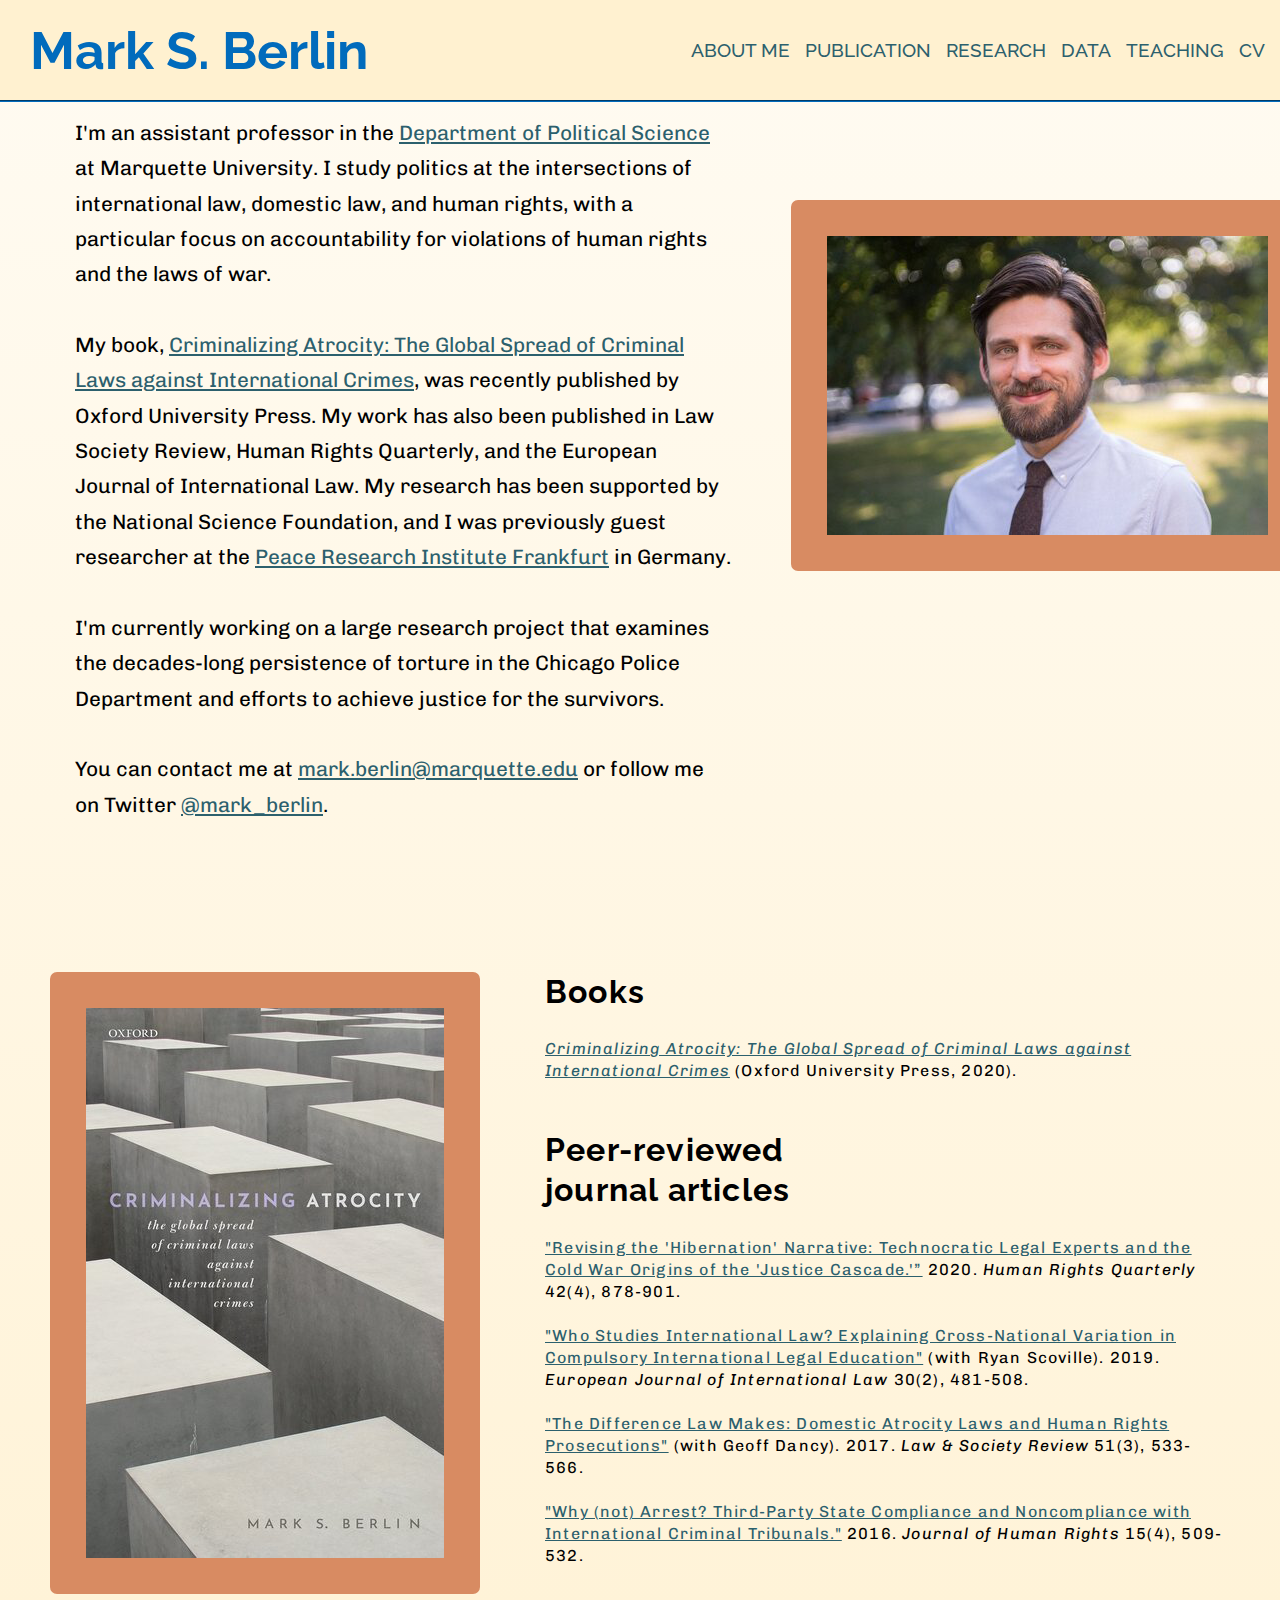
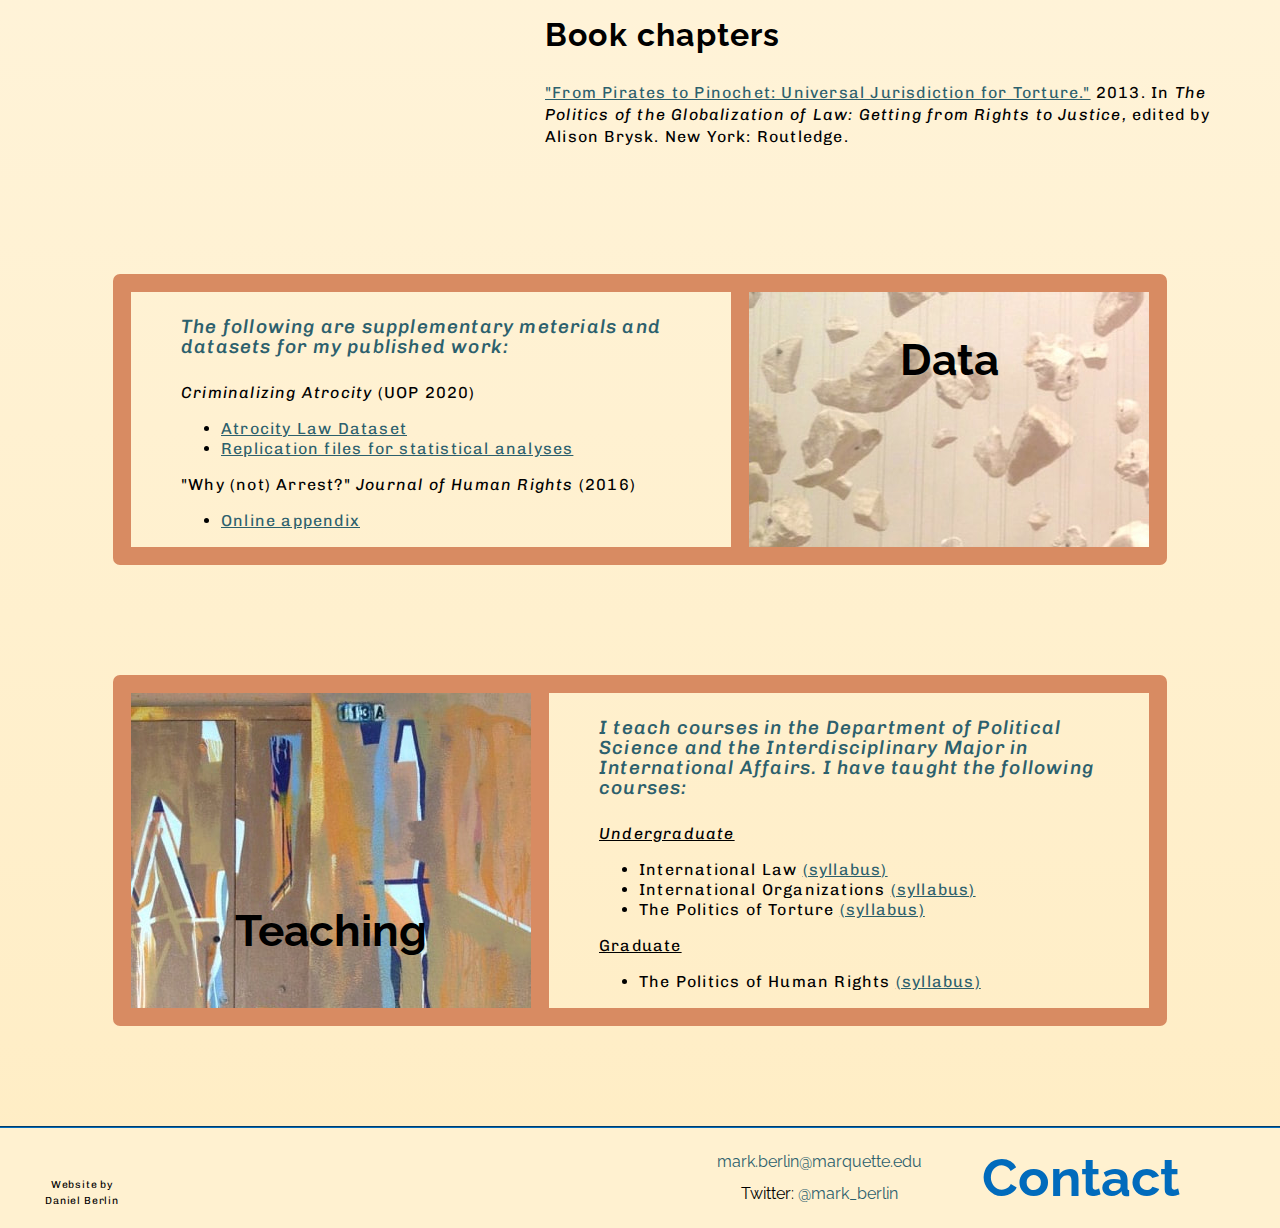
<file: index.html>
<!DOCTYPE html>
<html lang="en">
    <head>
        <meta charset="UTF-8">
        <meta name="viewport" content="width=device-width, initial-scale=1.0">
        <meta http-equiv="X-UA-Compatible" content="ie=edge">
        <!-- Links to CSS and fonts -->
        <link rel="stylesheet" href="style.css">
        <link rel="preconnect" href="https://fonts.googleapis.com">
        <link rel="preconnect" href="https://fonts.gstatic.com" crossorigin>
        <link href="https://fonts.googleapis.com/css2?family=Chivo:ital,wght@0,300;0,400;0,700;0,900;1,300;1,400;1,700;1,900&family=Raleway:wght@300;400;500;700;800&family=Rubik:wght@300;400;500;700;800&display=swap" rel="stylesheet"><title>Mark S. Berlin</title>
        <script src="main.js"></script> 
    </head>
    <body>

        <div class="header">
            <div>
                <h1 id="name">Mark S. Berlin</h1>
            </div>
            <div class="nav">
                <ul>
                    <li class="nav-link">
                        <h3 id="nav-link-about"><a href="#about">about me</a></h3>
                    </li>
                    <li class="nav-link">
                        <h3 id="nav-link-publications"><a href="#publications">publication</a></h3>
                    </a></li>
                    <li class="nav-link">
                        <h3 id="nav-link-research"><a href="./research.html">research</a></h3>
                    </a></li>
                    <li class="nav-link">
                        <h3 id="nav-link-data"><a href="#data">data</a></h3>
                    </a></li>
                    <li class="nav-link">
                        <h3 id="nav-link-teaching"><a href="#teaching">teaching</a></h3>
                    </a></li>                
                    <li class="nav-link">
                        <h3 id="nav-link-cv"><a href="https://www.marksberlin.com/uploads/5/2/2/4/52249639/berlin_cv.pdf" target="new">CV</a></h3>
                    </a></li>   
                </ul>
            </div>
        </div>

        <div class="about-container" id="about">
            <div class="about-text-container">
                <p id="about-text">
                I'm an assistant professor in the <a href="http://www.marquette.edu/polisci/index.shtml" target="new">Department of Political Science</a> at Marquette University. I study politics at the intersections of international law, domestic law, and human rights, with a particular focus on accountability for violations of human rights and the laws of war.
                <br><br>
                My book, <a href="https://global.oup.com/academic/product/criminalizing-atrocity-9780198850441" target="new">Criminalizing Atrocity: The Global Spread of Criminal Laws against International Crimes</a>, was recently published by Oxford University Press. My work has also been published in Law Society Review, Human Rights Quarterly, and the European Journal of International Law. My research has been supported by the National Science Foundation, and I was previously guest researcher at the <a href="http://www.hsfk.de/index.php?&L=1" target="new">Peace Research Institute Frankfurt</a> in Germany.
                <br><br>
                I'm currently working on a large research project that examines the decades-long persistence of torture in the Chicago Police Department and efforts to achieve justice for the survivors. 
                <br>​<br>​
                You can contact me at <a href="mailto: mark.berlin@marquette.edu" target ="new">mark.berlin@marquette.edu</a> or follow me on Twitter <a href="https://twitter.com/mark_berlin" target="new">@mark_berlin</a>.
                </p>
            </div>
            <div class="bio-pic-container">
                <img id="bio-pic" src="Assets/images/berlin-headshot-crop-small.png">
            </div>
        </div>

        <div class="pub-container" id="publications">
            <div class="book-pic-container">
                <img id="book-pic" src="Assets/images/9780198850441_orig.jpeg">
            </div>
            <div class="pub-text">
                <h2>Books</h2>
                <p><a href="https://global.oup.com/academic/product/criminalizing-atrocity-9780198850441?cc=us&lang=en&" target="new" class="pub-title">Criminalizing Atrocity: The Global Spread of Criminal Laws against International Crimes</a> (Oxford University Press, 2020).
                </p><br>
                <h2>Peer-reviewed<br>journal articles</h2>
                <p><a href="https://muse.jhu.edu/article/773448" target="new">"Revising the 'Hibernation' Narrative: Technocratic Legal Experts and the Cold War Origins of the 'Justice Cascade.'”</a> 2020. ​<span class="pub-title">Human Rights Quarterly</span> 42(4), 878-901.
                <br><br>
                <a href="https://academic.oup.com/ejil/article/30/2/481/5536735" target="new">"Who Studies International Law? Explaining Cross-National Variation in Compulsory International Legal Education"</a> (with Ryan Scoville). 2019. ​<span class="pub-title">European Journal of International Law</span> 30(2), 481-508.
                <br><br>
                <a href="http://onlinelibrary.wiley.com/wol1/doi/10.1111/lasr.12277/full" target="new">"The Difference Law Makes: Domestic Atrocity Laws and Human Rights Prosecutions"</a> (with Geoff Dancy). 2017. ​<span class="pub-title">Law & Society Review</span> 51(3), 533-566. 
                <br><br>
                <a href="http://www.tandfonline.com/doi/abs/10.1080/14754835.2015.1103160" target="new">"Why (not) Arrest? Third-Party State Compliance and Noncompliance with International Criminal Tribunals."</a> 2016. ​<span class="pub-title">Journal of Human Rights</span> 15(4), 509-532. 
                </p><br>
                <h2>Book chapters</h2>
                <p><a href="https://books.google.com/books?id=ehcJ1t8yU88C&lpg=PA83&ots=BASkekAR68&lr&pg=PA83#v=onepage&q&f=false" target="new">"From Pirates to Pinochet: Universal Jurisdiction for Torture."</a> 2013. In ​<span class="pub-title">The Politics of the Globalization of Law: Getting from Rights to Justice,</span> edited by Alison Brysk. New York: Routledge.
                </p>
            </div>
        </div>

        <div class="data-container" id="data">
            <div class="data-block">
                <div id="data-left">
                    <h4>The following are supplementary meterials and datasets for my published work:</h4>
                    <span class="pub-title">Criminalizing Atrocity</span> (UOP 2020)
                    <ul>
                        <li><a href="https://www.marksberlin.com/uploads/5/2/2/4/52249639/atrocity_law_dataset_march_20.zip">Atrocity Law Dataset</a></li>
                        <li><a href="https://www.marksberlin.com/uploads/5/2/2/4/52249639/atrocity_law_analysis_march_20.zip">Replication files for statistical analyses</a></li>
                    </ul>
                    "Why (not) Arrest?" <span class="pub-title">Journal of Human Rights</span> (2016)
                    <ul>
                        <li><a href="https://www.marksberlin.com/uploads/5/2/2/4/52249639/berlin_why_not_arrest_-_appendix.pdf" target="new">Online appendix</a></li>
                    </ul>
                </div>
                <div id="data-right">
                    <h2>Data</h2>
                </div>
            </div>
        </div>

        <div class="teaching-container" id="teaching">
            <div class="teaching-block">
                <div id="teaching-left">
                    <h2>Teaching</h2>
                </div>
                <div id="teaching-right">
                    <h4>I teach courses in the Department of Political Science and the Interdisciplinary Major in International Affairs. I have taught the following courses:</h4>
                    <div class="data-underline"><span class="pub-title">Undergraduate</span></div>
                    <ul>
                        <li>International Law <a href="https://www.marksberlin.com/uploads/5/2/2/4/52249639/4601_syllabus_s18.pdf" target="new">(syllabus)</a></li>
                        <li>International Organizations <a href="https://www.marksberlin.com/uploads/5/2/2/4/52249639/4611_syllabus_s17.pdf" target="new">(syllabus)</a></li>
                        <li>The Politics of Torture <a href="https://www.marksberlin.com/uploads/5/2/2/4/52249639/berlin_-_torture_syllabus_f16.pdf" target="new">(syllabus)</a></li>
                    </ul>
                    <div class="teaching-underline">Graduate</span></div>
                    <ul>
                        <li>The Politics of Human Rights <a href="https://www.marksberlin.com/uploads/5/2/2/4/52249639/6651_syllabus_f17.pdf" target="new">(syllabus)</a></li>
                    </ul>
                </div>
            </div>
        </div>

        <div class="footer">
            <div id="credits">
                <h6>Website by<br>Daniel Berlin</h6>
            </div>
            <div id="contact">
                <p><a href="mailto: mark.berlin@marquette.edu" target="new">mark.berlin@marquette.edu</a>
                <br>
                Twitter: <a href="https://twitter.com/mark_berlin" target="new">@mark_berlin</a>
                </p>
                <h1>Contact</h1>
            </div>            
        </div>

  </body>
</html>
</file>
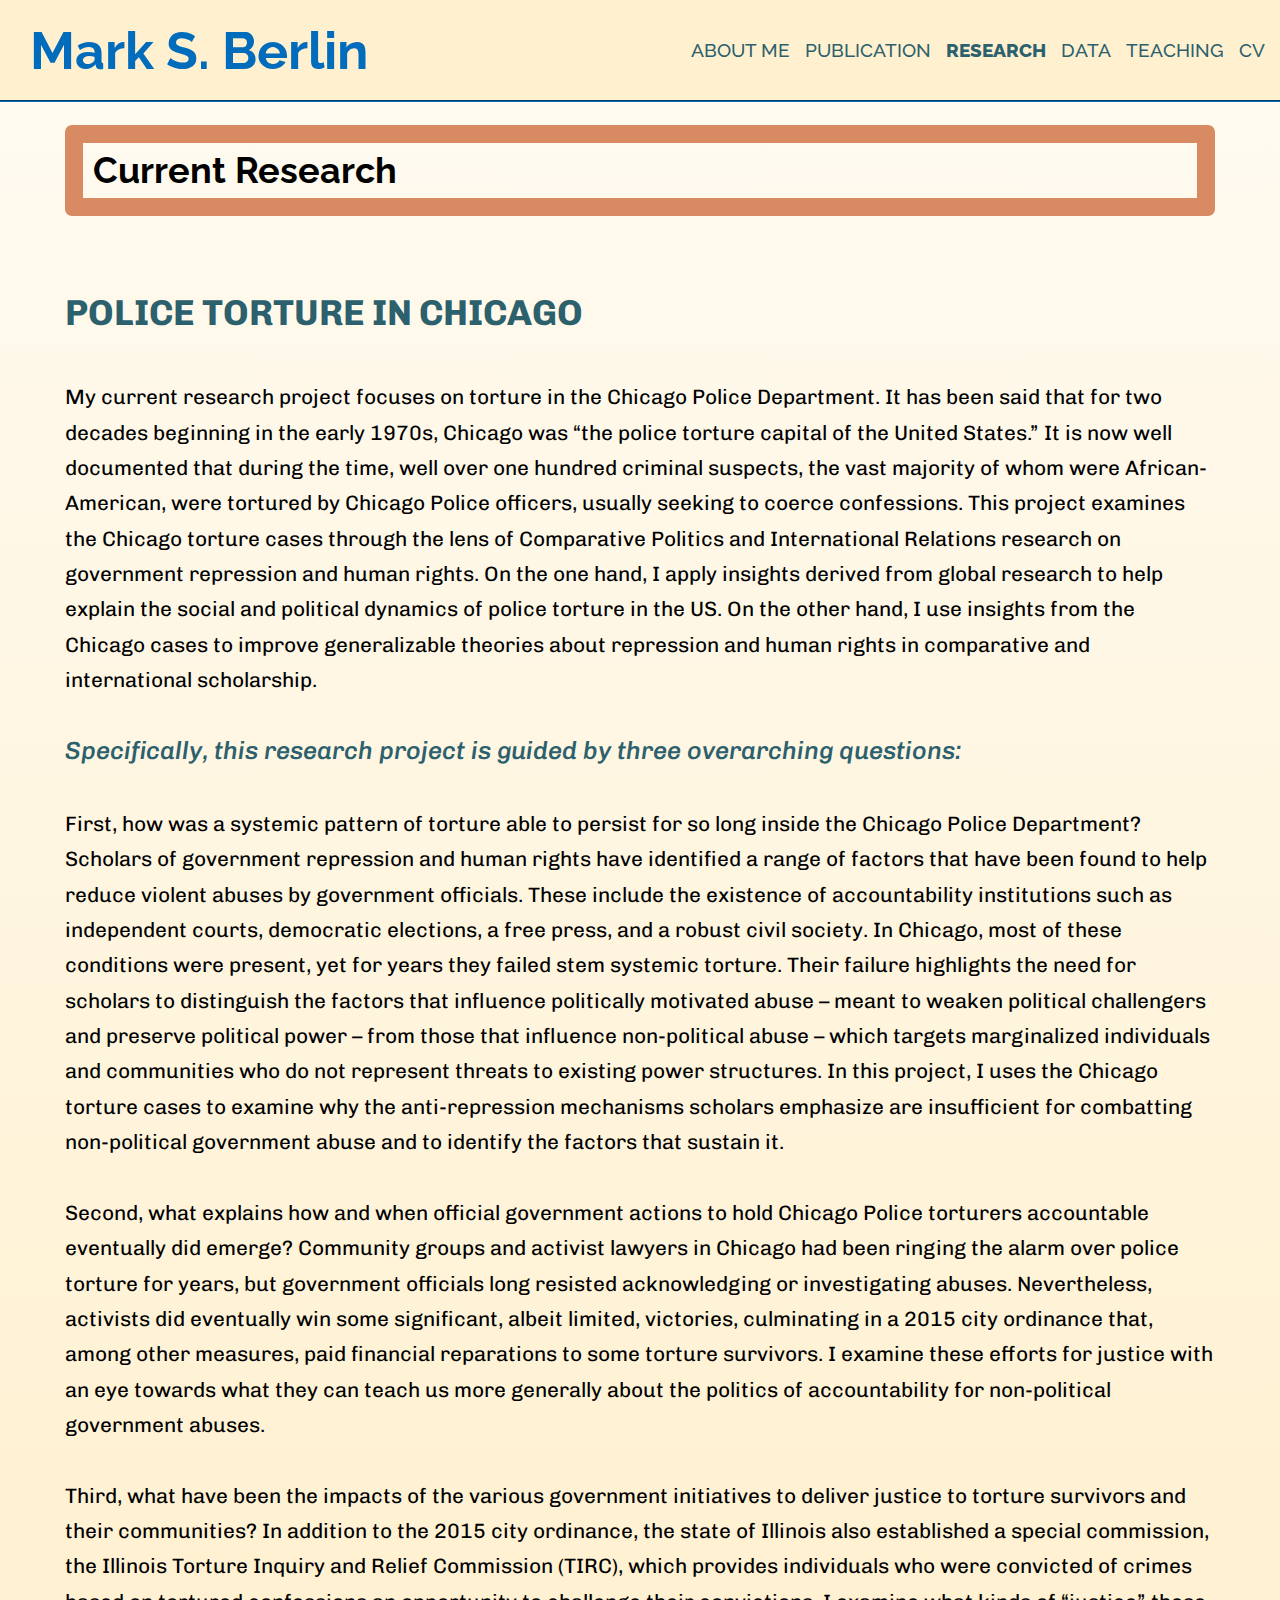
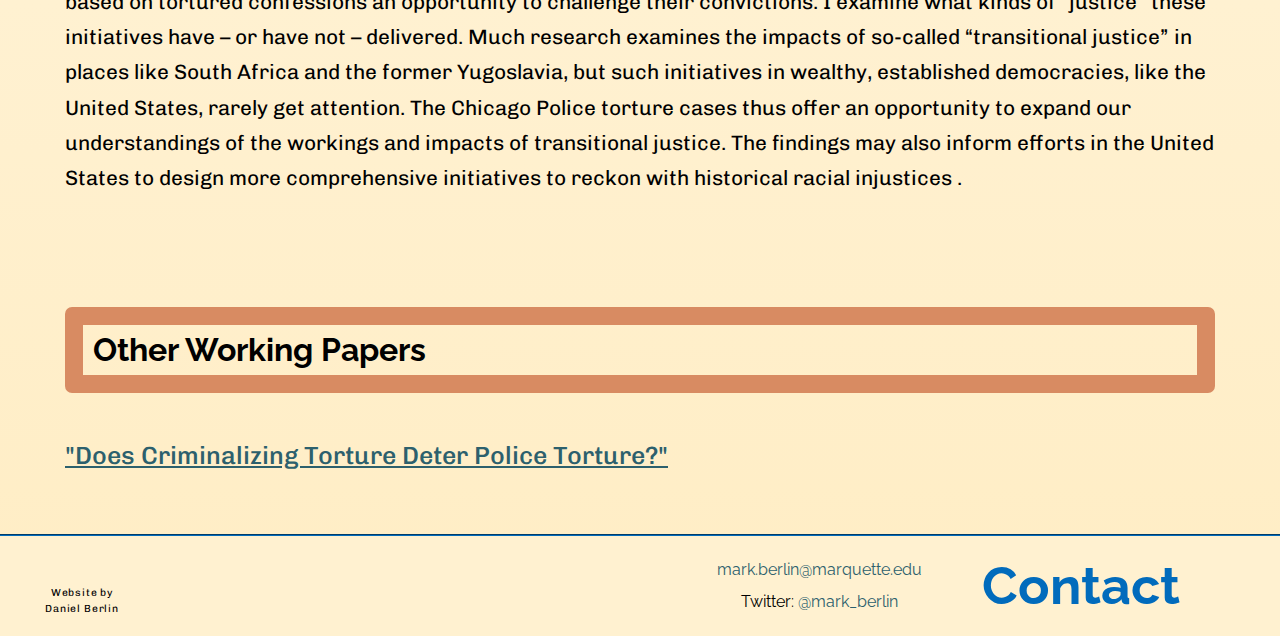
<file: research.html>
<!DOCTYPE html>
<html lang="en">
    <head>
        <meta charset="UTF-8">
        <meta name="viewport" content="width=device-width, initial-scale=1.0">
        <meta http-equiv="X-UA-Compatible" content="ie=edge">
        <!-- Links to CSS and fonts -->
        <link rel="stylesheet" href="style.css">
        <link rel="preconnect" href="https://fonts.googleapis.com">
        <link rel="preconnect" href="https://fonts.gstatic.com" crossorigin>
        <link href="https://fonts.googleapis.com/css2?family=Chivo:ital,wght@0,300;0,400;0,700;0,900;1,300;1,400;1,700;1,900&family=Raleway:wght@300;400;500;700;800&family=Rubik:wght@300;400;500;700;800&display=swap" rel="stylesheet"><title>Mark S. Berlin</title>
        <script src="main.js"></script> 
    </head>
    <body>
        
        <div class="header">
            <div>
                <h1 id="name">Mark S. Berlin</h1>
            </div>
            <div class="nav">
                <ul>
                    <li class="nav-link">
                        <h3 id="nav-link-about"><a href="index.html#about">about me</a></h3>
                    </li>
                    <li class="nav-link">
                        <h3 id="nav-link-publications"><a href="index.html#publications">publication</a></h3>
                    </a></li>
                    <li class="nav-link">
                        <h3 id="nav-link-active">research</a></h3>
                    </a></li>
                    <li class="nav-link">
                        <h3 id="nav-link-data"><a href="index.html#data">data</a></h3>
                    </a></li>
                    <li class="nav-link">
                        <h3 id="nav-link-teaching"><a href="index.html#teaching">teaching</a></h3>
                    </a></li>                
                    <li class="nav-link">
                        <h3 id="nav-link-cv"><a href="https://www.marksberlin.com/uploads/5/2/2/4/52249639/berlin_cv.pdf" target="new">CV</a></h3>
                    </a></li>   
                </ul>
            </div>
        </div>

        <div class="research-container" id="research">
            <div class="research-text">
                <h2>Current Research</h2>
                <h3>Police Torture in Chicago</h3>
                   <p>
                    My current research project focuses on torture in the Chicago Police Department. It has been said that for two decades beginning in the early 1970s, Chicago was “the police torture capital of the United States.” It is now well documented that during the time, well over one hundred criminal suspects, the vast majority of whom were African-American, were tortured by Chicago Police officers, usually seeking to coerce confessions. This project examines the Chicago torture cases through the lens of Comparative Politics and International Relations research on government repression and human rights. On the one hand, I apply insights derived from global research to help explain the social and political dynamics of police torture in the US. On the other hand, I use insights from the Chicago cases to improve generalizable theories about repression and human rights in comparative and international scholarship. 
                    <h4>Specifically, this research project is guided by three overarching questions:</h4>
                    First, how was a systemic pattern of torture able to persist for so long inside the Chicago Police Department? Scholars of government repression and human rights have identified a range of factors that have been found to help reduce violent abuses by government officials. These include the existence of accountability institutions such as independent courts, democratic elections, a free press, and a robust civil society. In Chicago, most of these conditions were present, yet for years they failed stem systemic torture. Their failure highlights the need for scholars to distinguish the factors that influence politically motivated abuse – meant to weaken political challengers and preserve political power – from those that influence non-political abuse – which targets marginalized individuals and communities who do not represent threats to existing power structures. In this project, I uses the Chicago torture cases to examine why the anti-repression mechanisms scholars emphasize are insufficient for combatting non-political government abuse and to identify the factors that sustain it.
                    <br><br>
                    Second, what explains how and when official government actions to hold Chicago Police torturers accountable eventually did emerge? Community groups and activist lawyers in Chicago had been ringing the alarm over police torture for years, but government officials long resisted acknowledging or investigating abuses. Nevertheless, activists did eventually win some significant, albeit limited, victories, culminating in a 2015 city ordinance that, among other measures, paid financial reparations to some torture survivors. I examine these efforts for justice with an eye towards what they can teach us more generally about the politics of accountability for non-political government abuses. 
                    <br><br>
                    Third, what have been the impacts of the various government initiatives to deliver justice to torture survivors and their communities? In addition to the 2015 city ordinance, the state of Illinois also established a special commission, the Illinois Torture Inquiry and Relief Commission (TIRC), which  provides individuals who were convicted of crimes based on tortured confessions an opportunity to challenge their convictions. I examine what kinds of “justice” these initiatives have – or have not – delivered. Much research examines the impacts of so-called “transitional justice” in places like South Africa and the former Yugoslavia, but such initiatives in wealthy, established democracies, like the United States, rarely get attention. The Chicago Police torture cases thus offer an opportunity to expand our understandings of the workings and impacts of transitional justice. The findings may also inform efforts in the United States to design more comprehensive initiatives to reckon with historical racial injustices . 
                    <br><br>
                </p>
            </div>
            <div class="research-other">
                <h2>Other Working Papers</h2>
                <h5><a href="https://ssrn.com/abstract=3606304" target="new">"Does Criminalizing Torture Deter Police Torture?"</a></h5>
            </div>
        </div>

        <div class="footer">
            <div id="credits">
                <h6>Website by<br>Daniel Berlin</h6>
            </div>
            <div id="contact">
                <p><a href="mailto: mark.berlin@marquette.edu" target="new">mark.berlin@marquette.edu</a>
                <br>
                Twitter: <a href="https://twitter.com/mark_berlin" target="new">@mark_berlin</a>
                </p>
                <h1>Contact</h1>
            </div>            
        </div>
    
    </body>
</html>
</file>
<file: style.css>
* {
    //border: 0.05px dashed red;
    --data-image: url('./Assets/images/data-image.jpg');
    --teaching-image: url('./Assets/images/teaching-image.jpg');
    --border-color: #d88b62;
    --header-background: rgb(255, 241, 208);
}

a:visited {
    color: maroon;
}

html,
body {
    display: inline-block;
    text-align: center;
    justify-content: center;
    align-items: flex-start;
    width: 100%;
    margin: 0;
    padding: 0;
    background-image: linear-gradient(rgba(255, 251, 242), rgb(255, 237, 196));
}

.header {
    height: 100px;
    width: 100%;
    display: flex;
    flex-flow: row;
    font-family: 'Raleway', 'Rubik', sans-serif;
    background-color: var(--header-background);
    position: fixed;
    justify-content: space-between;
    align-items: center;
    flex: 0 1 auto;
    border-bottom: 2px groove #016BBC;
    z-index: 10;
}

#name {
    white-space: nowrap;
    position: relative;
}

h1 {
    font-size: 52px;
    font-weight: bolder;
    text-align: left;
    margin: 0 0 0 30px;
    color: #016BBC;
}

h3 {
    color: #2C606D;
    font-size: 1.2em;
    font-weight: 500;
    text-transform: uppercase;
}

h4 {
    color: #2C606D;
    font-size: 1.2em;
    font-weight: 500;
    font-style: italic;
    padding-top: 0px;
}

.header a {
    text-decoration: none;
    color: inherit;
}

.header ul {
    list-style-type: none;
    display: flex;
    justify-content: center;
    white-space: nowrap;
}

.header li {
    margin-right: 15px;
    padding: 0px;   
}

.nav {
    justify-content: center;
}

.nav-link {
    transition: all linear;
}

#nav-link-about {
    display: ;
}

a {
    color: #2C606D;
}

a:hover {
    color: black;
    font-weight: 650;
    cursor: pointer;
    text-decoration: overline;
}

#about-text a:hover {
    text-decoration: none;
}

a:active {
    font-weight: 900;
    color: #016BBC;
}

#nav-link-active {
    font-weight: 800;;
}

.about-container {
    display: flex;
    padding-top: 100px;
    height: 100%;
}

.about-text-container {
    width: 60%;
    margin: 0 30px;
}

#about-text {
    font-size: 1.3em;
    font-family: 'Chivo', sans-serif;
    line-height: 1.7;
    padding: 15px;
    margin: 0 15px 15px 30px;
    text-align: left;
}

.biopic-container {
    background: #D16666;
    
}

#bio-pic {
    max-width: 100%;
    height: auto;
    margin-top: 100px;
    border: 36px solid var(--border-color);
    border-radius: 7px;
}

.pub-container {
    padding-top: 110px;
    display: flex;
}

.pub-text {
    text-align: left;
    padding: 0 50px;
    font-family: 'Chivo', sans-serif;
    letter-spacing: .12ch;
    line-height: 2.2ch;
}

.pub-title {
    font-style: italic;
}

.pub-text a {
    text-decoration: underline;
}

h2 {
    font-family: 'Raleway', 'Rubik', sans-serif;
    font-size: 32px;    
    padding: 0px;
    font-weight: 700;
    line-height: 1.25;
    margin-top: 10px;
}

#book-pic {
    max-width: 500px;
    margin: 10px 15px 15px 50px;
    border: 36px solid var(--border-color);
    border-radius: 7px;
    padding: 0 auto;
}

.data-container {
    padding-top: 110px;
    display: flex;
    flex-flow: row;
    justify-content: center;
}

.data-container h2 {
    font-size: 44px;
    justify-content: center;
    padding-top: 40px;
    margin: 0px;
   
}

#data-right {
    margin: 0px;
    height: 100%;
    width: 400px;
    background-image: var(--data-image);
    border-left: 18px solid var(--border-color);
}

#data-left {
    align-content: space-around;
    text-align: left;
    padding: 0 50px;
    font-family: 'Chivo', sans-serif;
    letter-spacing: .12ch;
    line-height: 2ch;
    height: 100%;
    width: 500px;
    font-size: 1em;
    margin-right: 0px;
}

.data-container ul {
    list-style-type:disc;
    white-space: nowrap;
}

.data-container a {
    text-decoration: underline;
}

.data-block {
    display: flex;
    flex-flow: row;
    border: 18px solid var(--border-color);
    border-radius: 7px;
}

.data-underline,
.teaching-underline {
    text-decoration: underline;
}

#teaching-left {
    margin: 0px;
    width: 400px;
    background-image: var(--teaching-image);
    border-right: 18px solid var(--border-color);
    flex-flow: row-reverse;
}

#teaching-right {
    align-content: space-around;
    text-align: left;
    padding: 0 50px;
    font-family: 'Chivo', sans-serif;
    letter-spacing: .12ch;
    line-height: 2ch;
    height: 100%;
    width: 500px;
    font-size: 1em;
    margin-right: 0px;
}

.teaching-container ul {
    list-style-type: disc;
    white-space: nowrap;
}

.teaching-container a {
    text-decoration: underline;
}

.teaching-block {
    display: flex;
    flex-flow: row;
    border: 18px solid var(--border-color);
    border-radius: 7px;
    height: 100%;
}

.teaching-container {
    padding-top: 110px;
    display: flex;
    flex-flow: row;
    justify-content: center;
    margin-bottom: 100px;
}

.teaching-container h2 {
    font-size: 44px;
    justify-content: center;
    margin: 0px;
    padding-top: 210px;
}

/*RESEARCH page*/

.research-container {
    padding-top: 100px;
    height: 100%;
}

.research-text {
    font-size: 1.3em;
    font-family: 'Chivo', sans-serif;
    line-height: 1.7;
    padding: 15px;
    margin: 0 50px 15px 50px;
    text-align: left;
}

.research-text h2 {
    border: 18px solid var(--border-color);
    border-radius: 7px;
    padding: 5px 10px;
    font-size: 36px;
}

.research-text h3 {
    padding-top: 30px;
    font-weight: 700;
    font-size: 36px;
}

.research-other {
    text-align: left;
    margin: 0 50px;
    font-size: 1.3em;
    font-family: 'Chivo', sans-serif;
    line-height: 1.7;
    padding: 15px;
}

.research-other h5 {
    font-weight: 500;
    color: #2C606D;
    font-size: 1.2em;
    text-transform: capitalize;
}

.research-other a:hover {
    text-decoration: underline;
    font-weight: 700;
}

.research-other h2 {
    border: 18px solid var(--border-color);
    border-radius: 7px;
    padding: 5px 10px;
}

/*FOOTER - universal*/
.footer {
    display: flex;
    flex-flow: row;
    height: 100px;
    width: 100%;  
    font-family: 'Raleway', 'Rubik', sans-serif;
    background-color: var(--header-background);
    align-items: center;
    flex: 0 1 auto;
    border-top: 2px groove #016BBC;
    z-index: 10;
    justify-content: space-between;
}

#credits {
    margin: 15px;
    padding: 15px 30px;
    text-align: left;
}

h6 {
    font-family: 'Chivo', sans-serif;
    padding: 0px;
    padding-top: 15px;
    margin: 0px;
    margin-top: 15px;
    font-weight: 400;
    font-size: 0.65em;
    letter-spacing: 0.14ch;    
    text-align: center;
    line-height: 1.5;
}

h6:hover {
    opacity: 0;
}

#contact {
    display: flex;
    align-items: center;
    padding-right: 30px;
    margin-right: 70px;
}

#contact p {
    line-height: 2;
    margin-right: 30px;
}

#contact h1 {
    margin-bottom: 0px;
}

.footer a {
    text-decoration: none;
}

.footer a:hover {
    text-decoration: overline;
}

/* MEDIA INQ */

/*medium*/
@media only screen and (max-width: 1000px) {
    
    .header h1 {
       font-size: 44px;
    }   

    .header h3 {
        font-size: 13px;
    }
    
    header {
        justify-content: space-around;
    }

    #about-text {
        font-size: 16px;
    }

    #book-pic {
        max-width: 260px;
    }

}

/*small*/
@media only screen and (max-width: 810px) {
    .header h1 {
        
    }

    .header {
        flex-flow: row wrap;
    }

    .about-container {
        columns: 1;
    }

    #about-text {
        font-size: 14px;
    }

    #book-pic {
        max-width: 245px;
    }

    .pub-container {
        flex-flow: row wrap;
        justify-content: center;
    }

    h2 {
        padding: 8px 0;
        font-size: 26px;
    }

    .pub-text {
        font-size: 14px;
    }
}

/*extra small*/
@media only screen and (max-width: 776px) {
    .header {
        justify-content: space-evenly;
    }

    #name {
        padding-top: 10px;
        padding-bottom: 0px;
    }

    .nav ul {
        margin: 0 0 0 0;
    }

}
</file>
